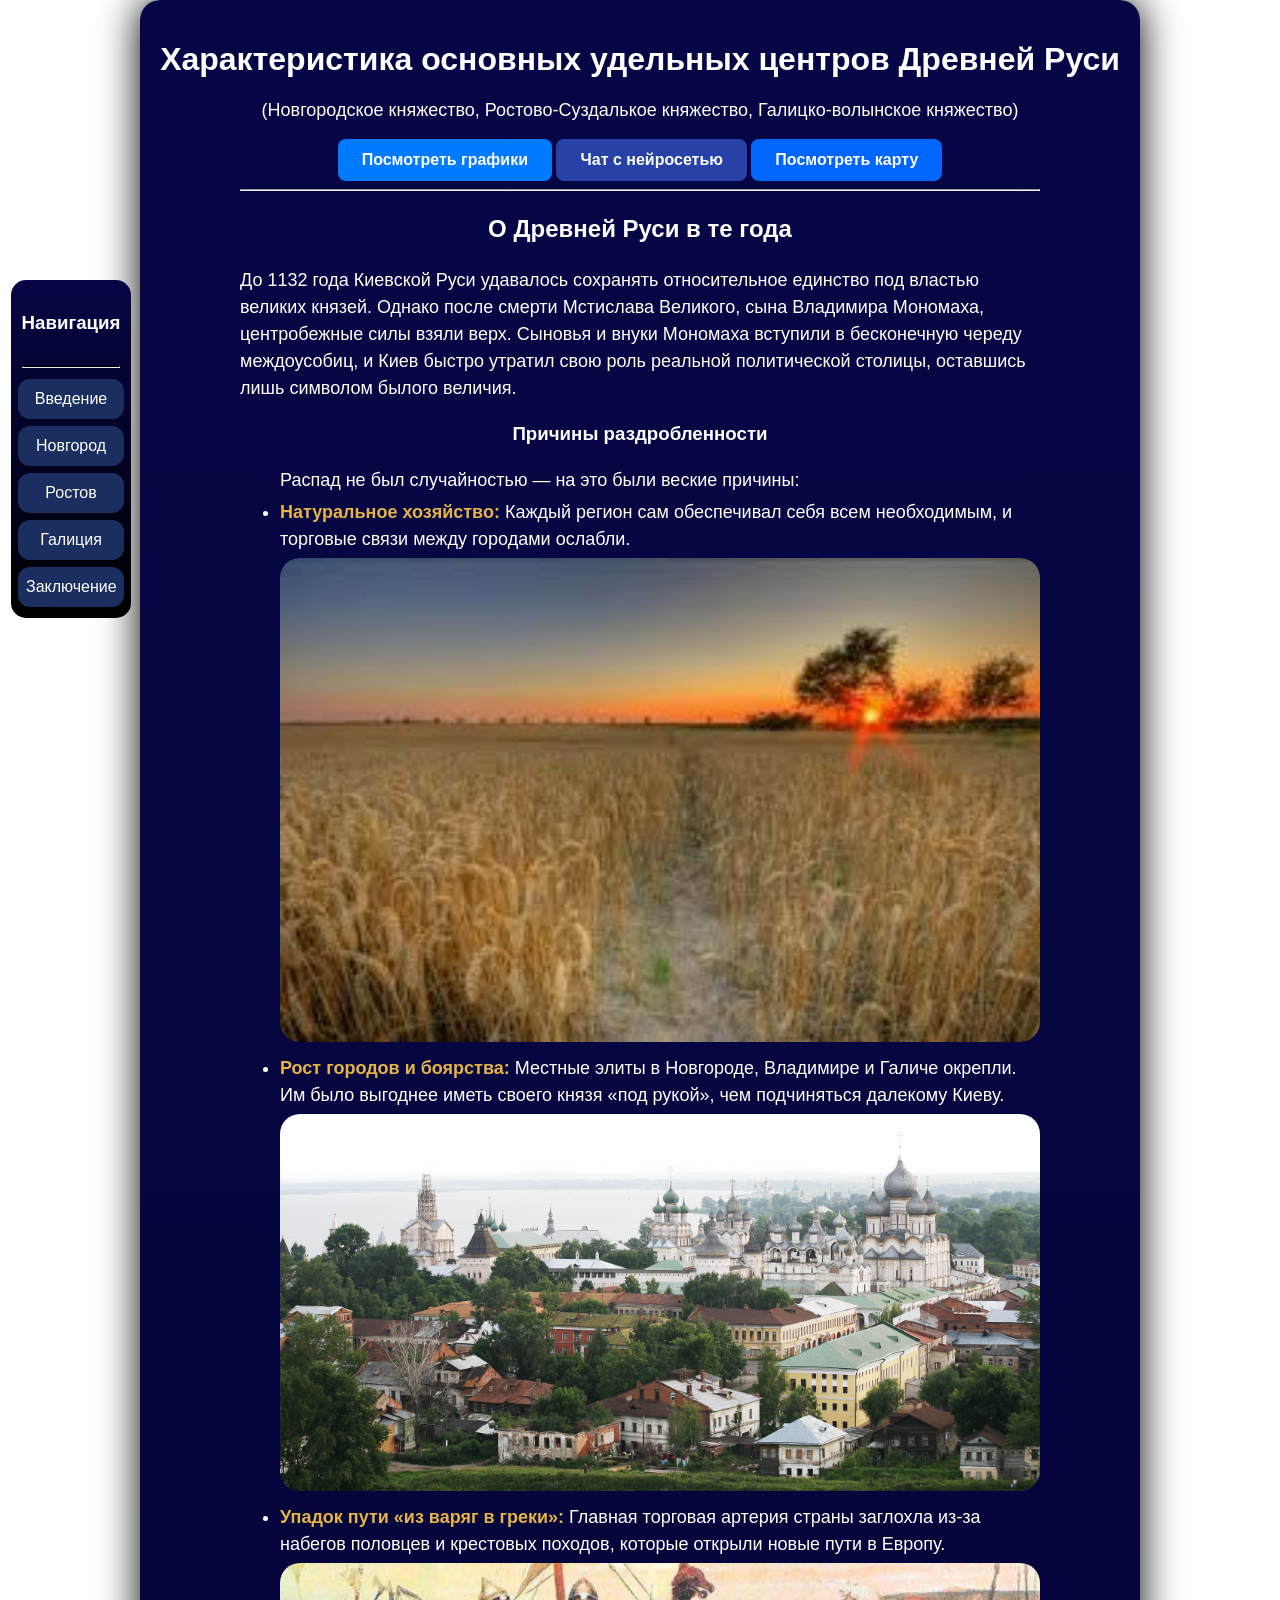
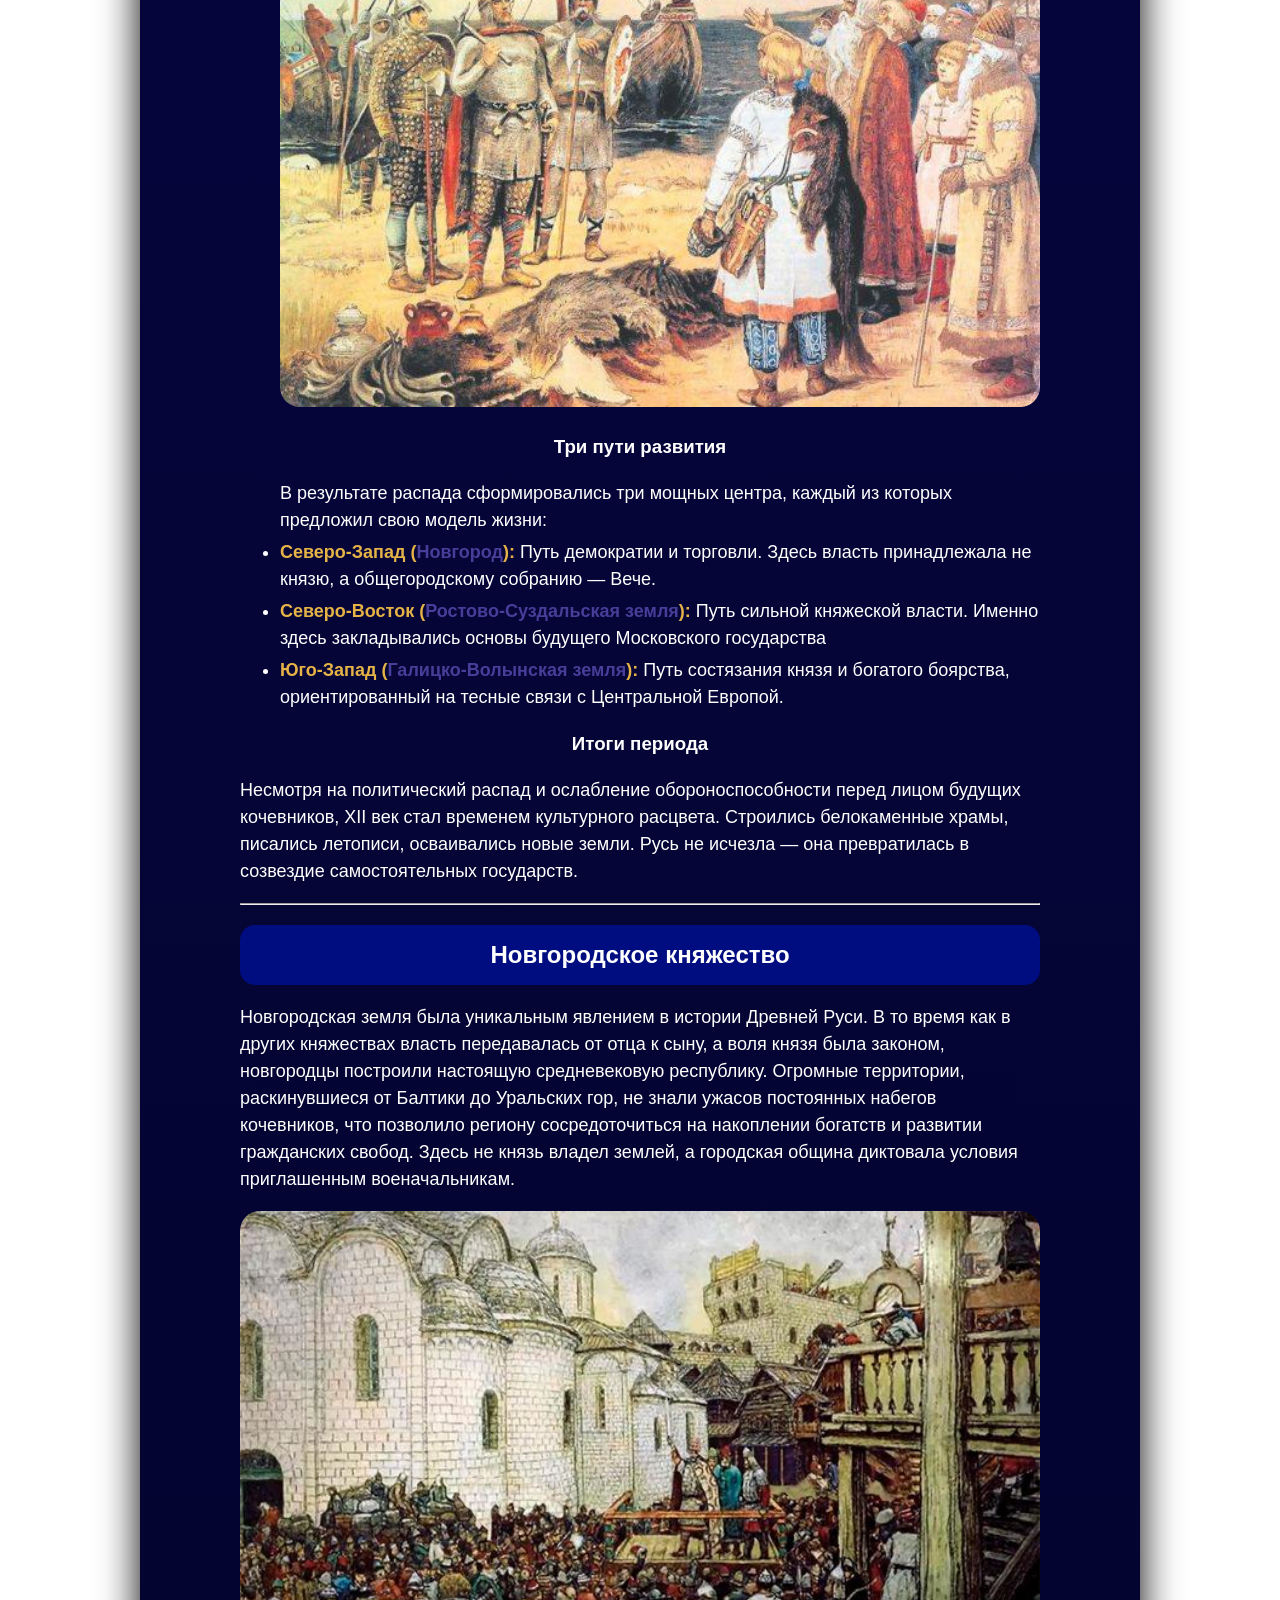
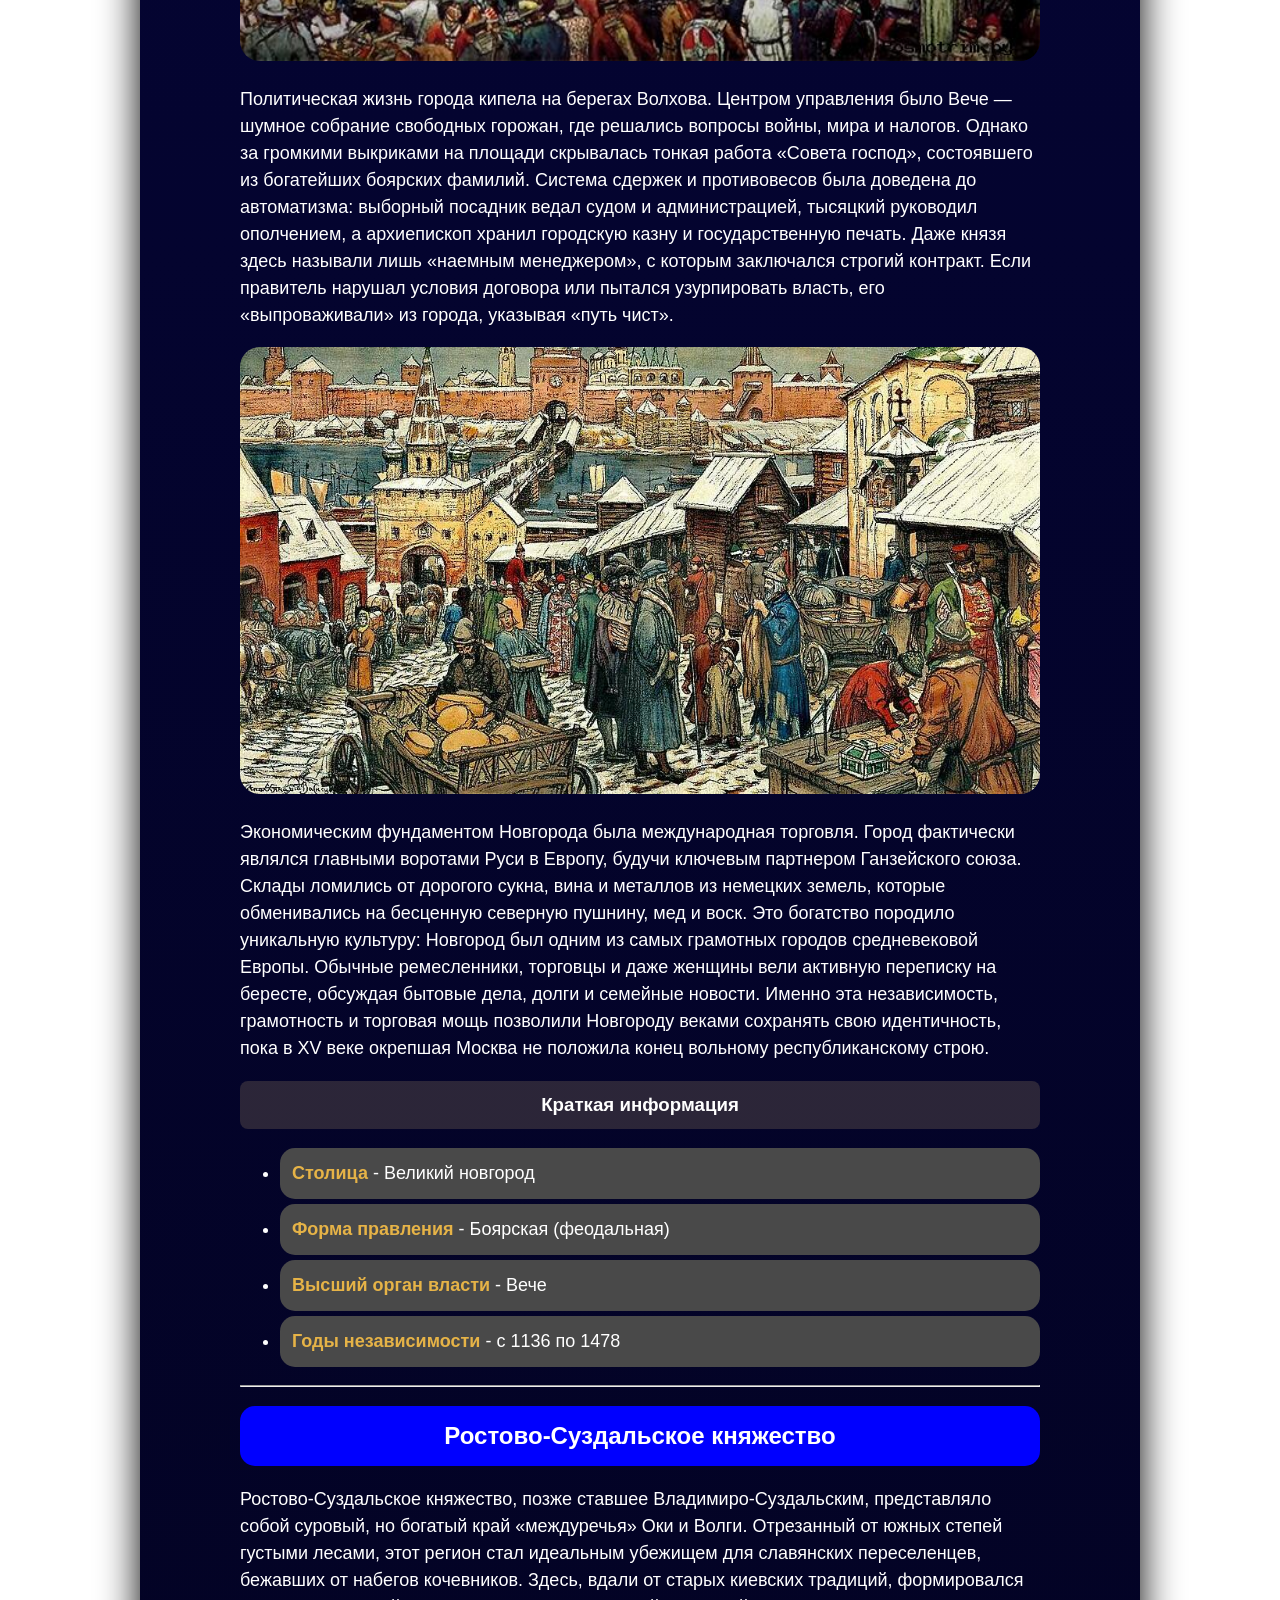
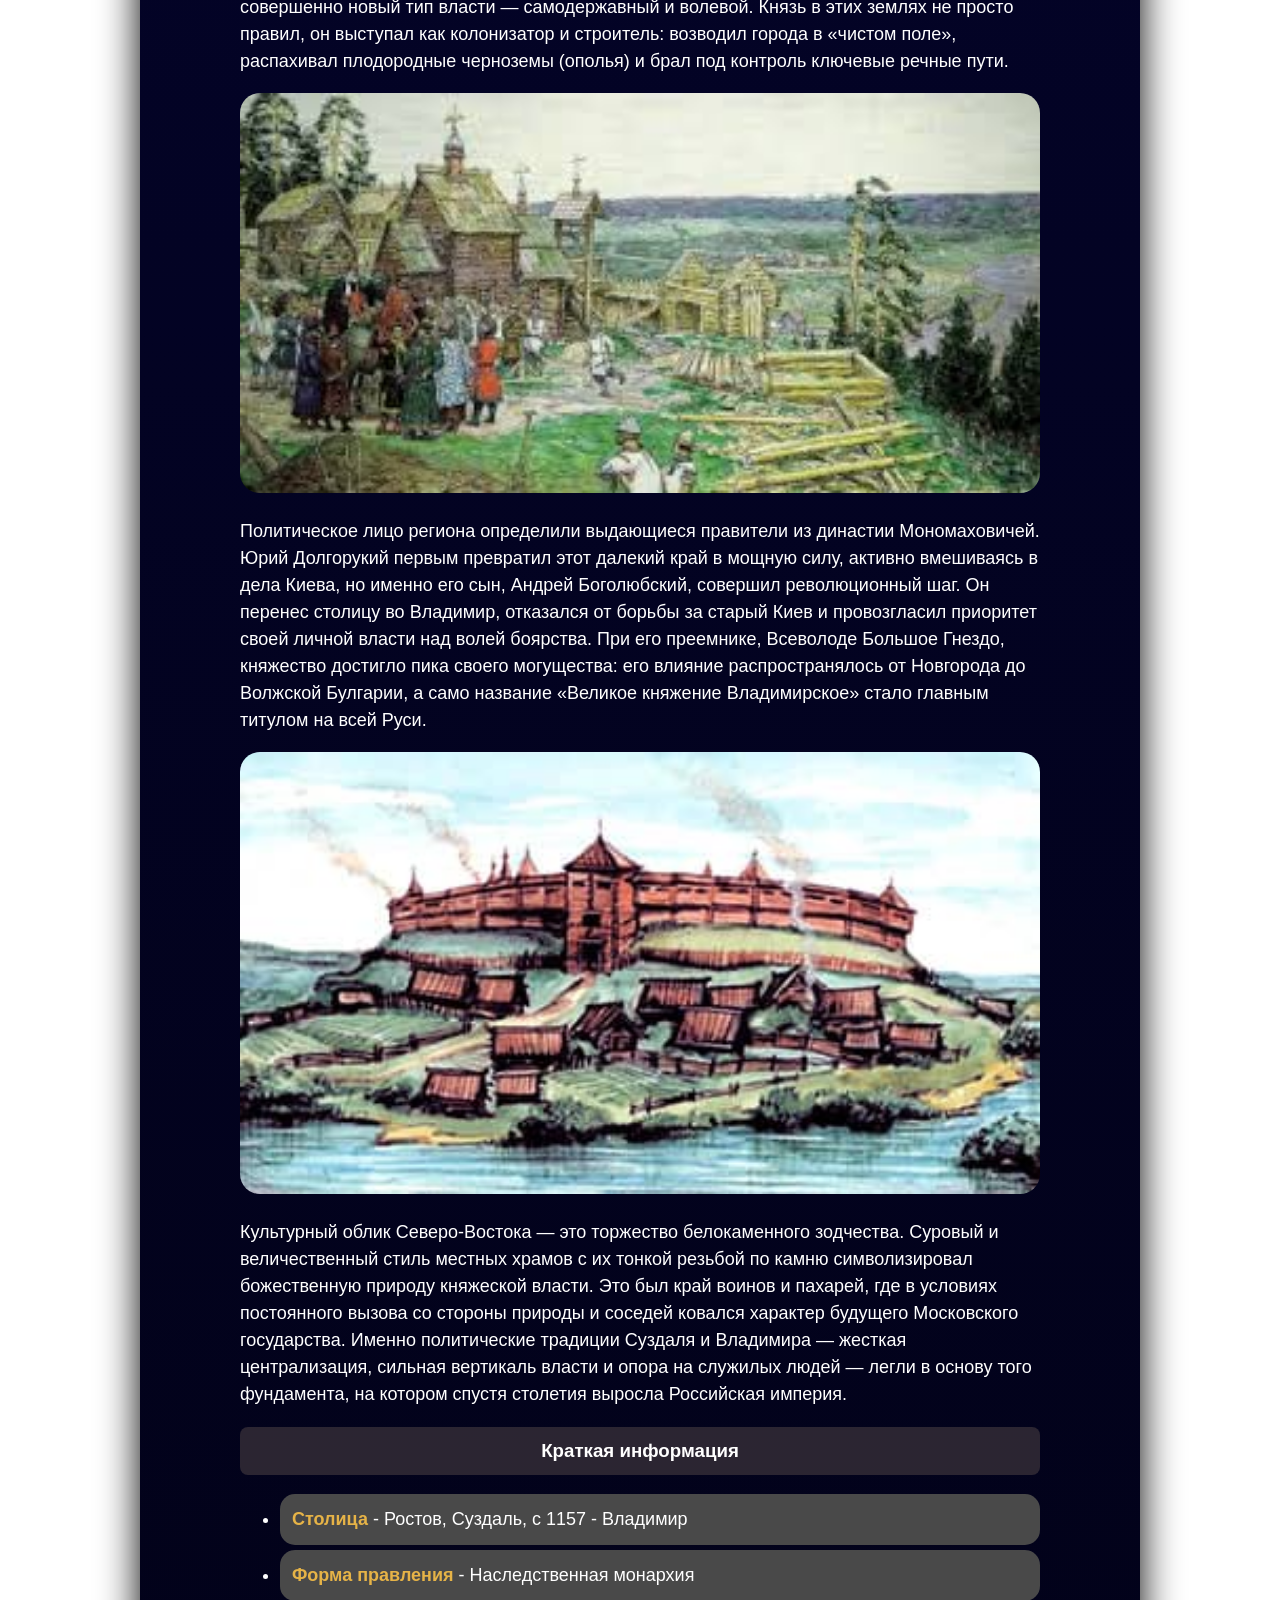
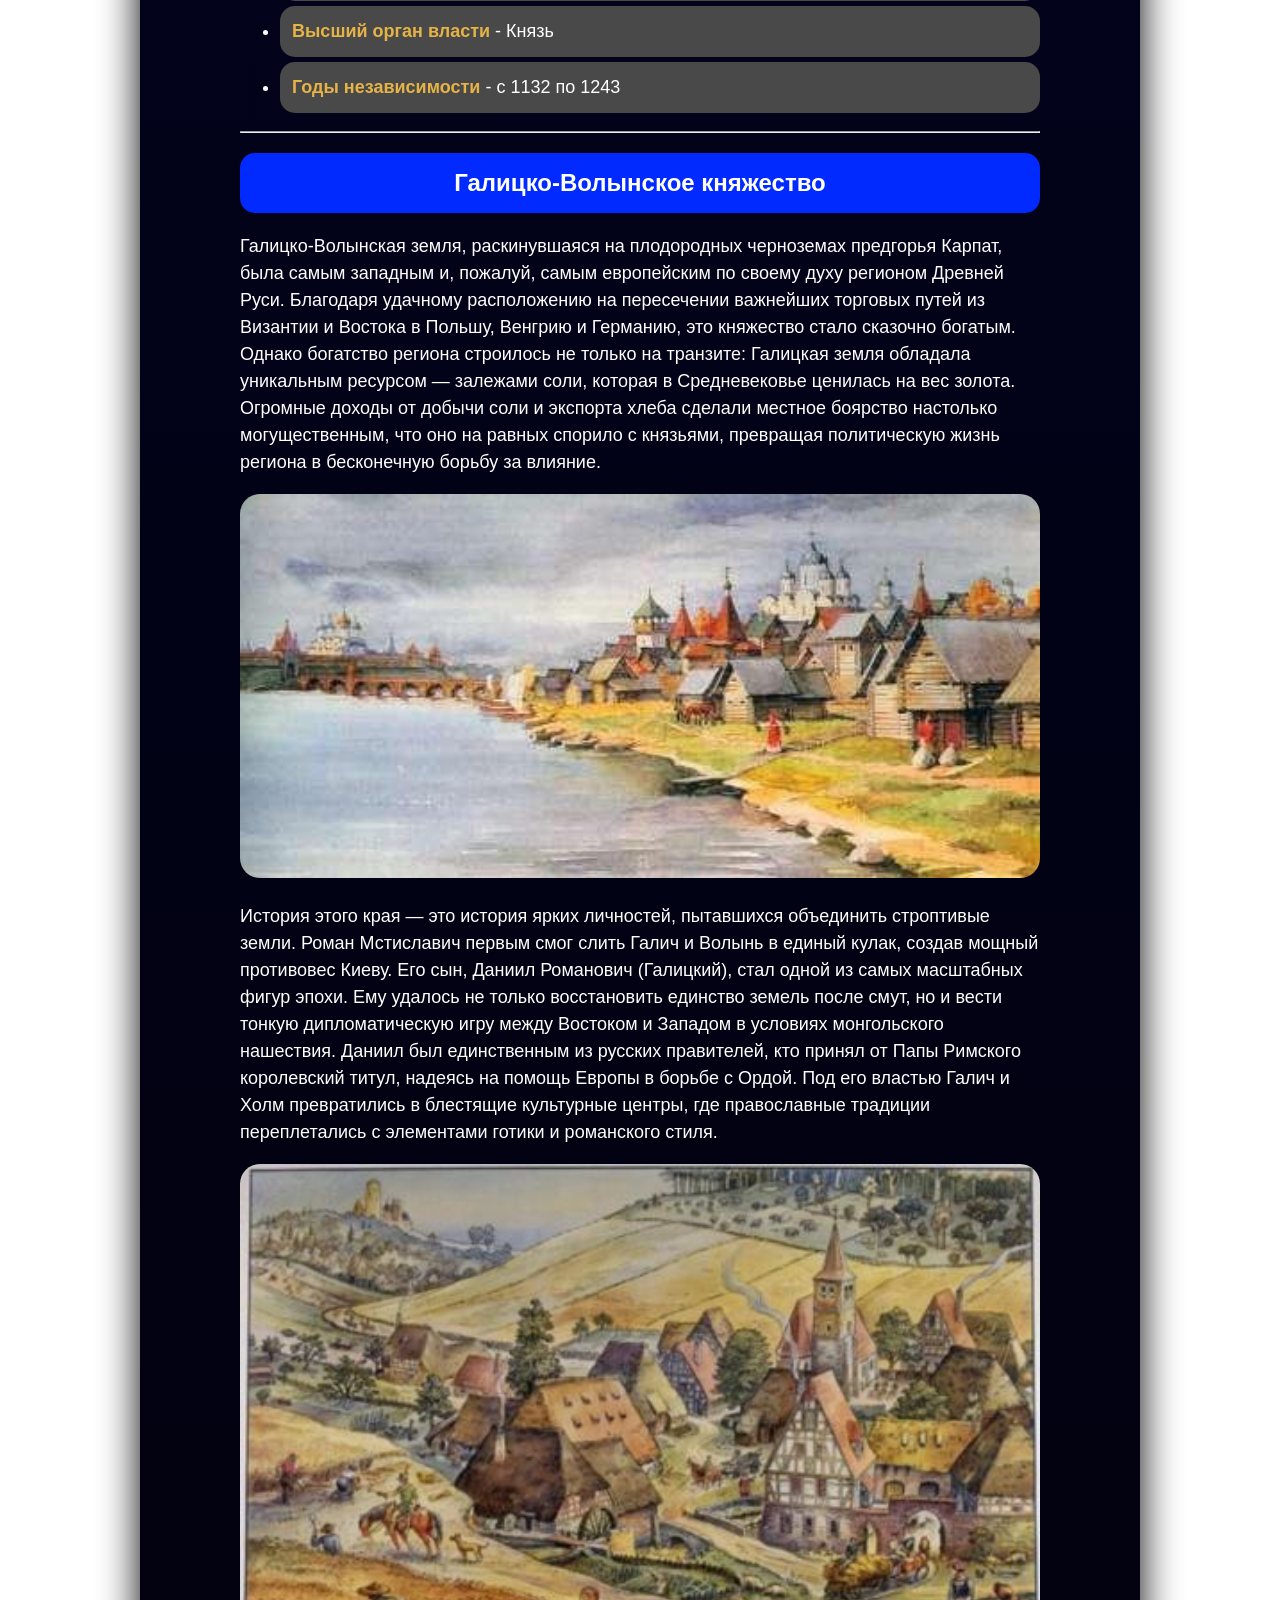
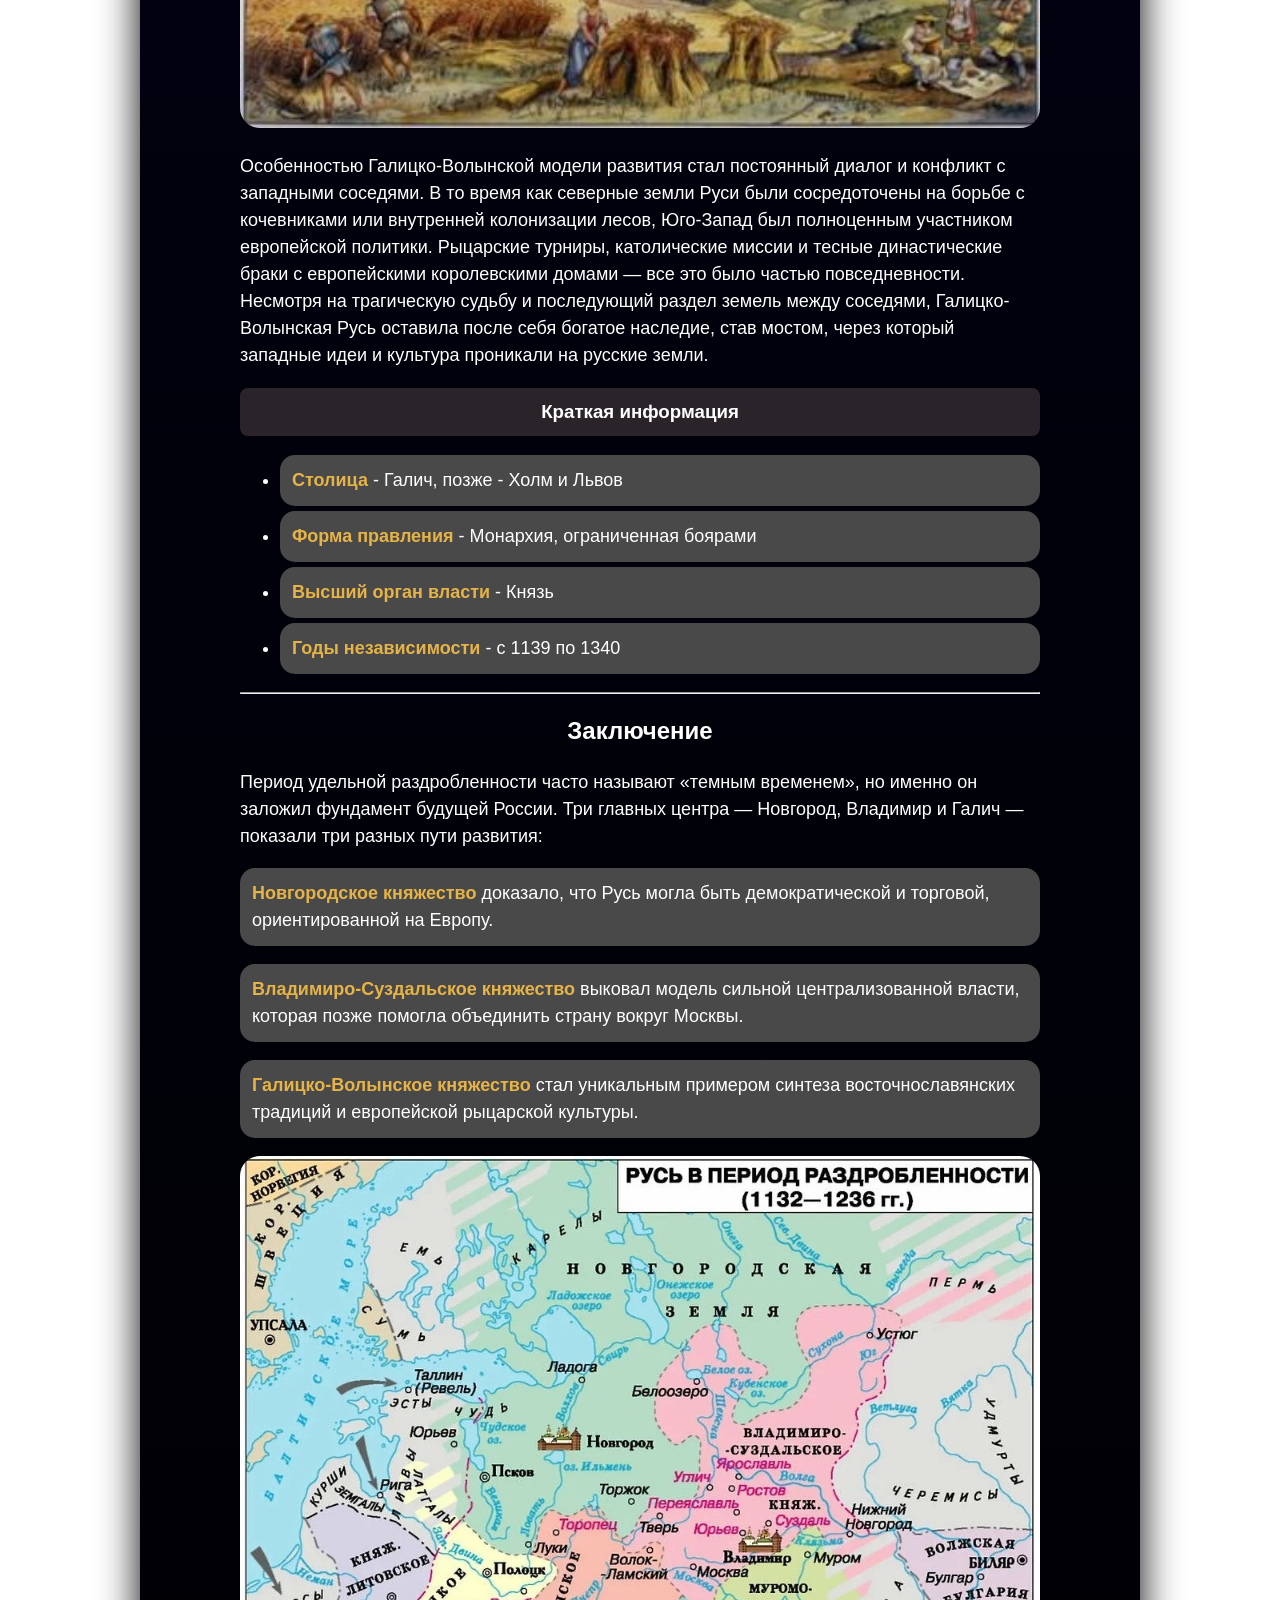
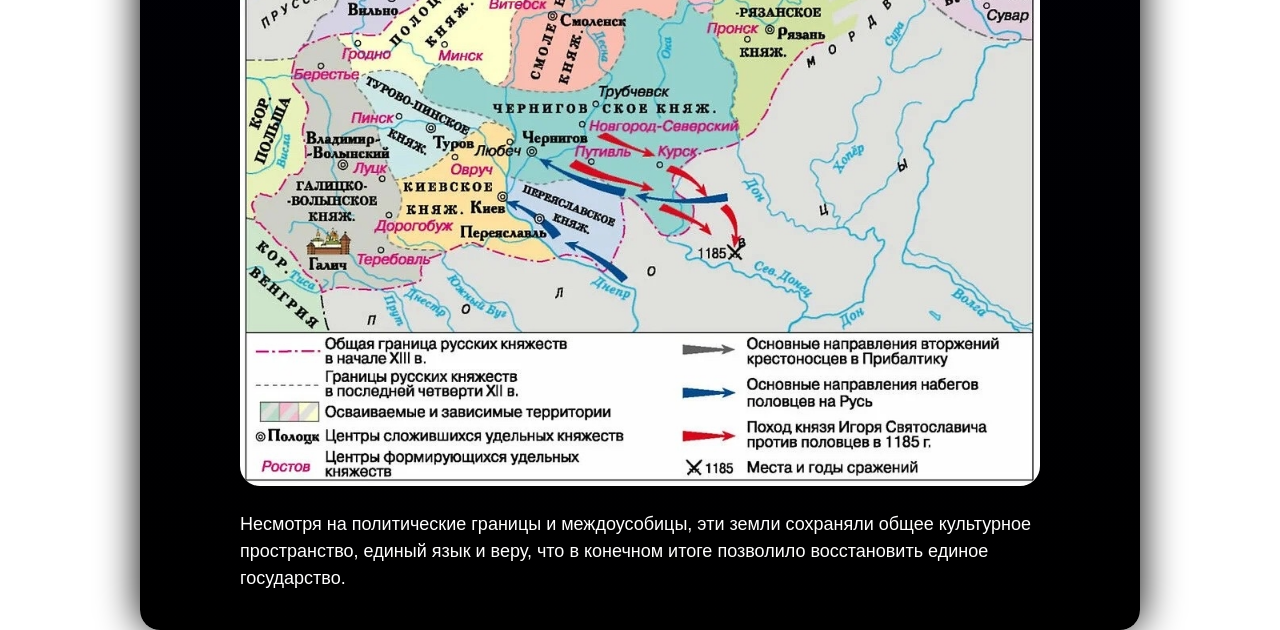
<file: frontend/index.html>
<!DOCTYPE html>
<html lang="ru">
<head>
    <meta charset="UTF-8">
    <meta name="viewport" content="width=device-width, initial-scale=1.0">
    <link rel="stylesheet" href="sait.css">
    <title>VneshnayaStranica</title>
</head>
<body>
<div class="zagolovok">
    <header p align="center" id="Vvedenie">
        <h1>Характеристика основных удельных центров Древней Руси</h1>
        <small><p align="center">(Новгородское княжество, Ростово-Суздалькое княжество, Галицко-волынское княжество)</p></small>
        <a href="./gistogramm.html" class="graphs-button">Посмотреть графики</a> <a href="./chat.html" class="graphs-button2">Чат с нейросетью</a> <a href="../MAP.html" class="graphs-button3">Посмотреть карту</a>
    </header>
    <main class="content">
        <hr>
        <section>
        <h2 align="center">О Древней Руси в те года</h2>
        <p>
            До 1132 года Киевской Руси удавалось сохранять относительное единство под
            властью великих князей. Однако после смерти Мстислава Великого, сына
            Владимира Мономаха, центробежные силы взяли верх. Сыновья и внуки Мономаха
            вступили в бесконечную череду междоусобиц, и Киев быстро утратил свою роль
            реальной политической столицы, оставшись лишь символом былого величия.
        </p>
            <h3 align="center">Причины раздробленности</h3>
            <ul>Распад не был случайностью — на это были веские причины:
               <li><strong>Натуральное хозяйство:</strong> Каждый регион сам обеспечивал себя всем необходимым, и торговые связи между городами ослабли.</li>
               <img src="assets/images.png" alt="alt" class="img">
               <li><strong>Рост городов и боярства:</strong> Местные элиты в Новгороде, Владимире и Галиче окрепли. Им было выгоднее иметь своего князя «под рукой», чем подчиняться далекому Киеву.</li>
               <img src="assets/Rostov_Veliky_panoramic_crop.png" alt="alt" class="img">
               <li><strong>Упадок пути «из варяг в греки»:</strong> Главная торговая артерия страны заглохла из-за набегов половцев и крестовых походов, которые открыли новые пути в Европу.</li>
               <img src="assets/59342df45df13_osize1068x623q71hb7104c-e1536128098233.jpg" alt="alt" class="img">
            </ul>
            <h3 align="center">Три пути развития</h3>
            <ul>В результате распада сформировались три мощных центра, каждый из которых предложил свою модель жизни:
                <li><strong>Северо-Запад (<a href="#Novgorod">Новгород</a>):</strong> Путь демократии и торговли. Здесь власть принадлежала не князю, а общегородскому собранию — Вече.</li>
                <li><strong>Северо-Восток (<a href="#Rostovo-suzdal">Ростово-Суздальская земля</a>):</strong> Путь сильной княжеской власти. Именно здесь закладывались основы будущего Московского государства</li>
                <li><strong>Юго-Запад (<a href="#Galicia">Галицко-Волынская земля</a>):</strong> Путь состязания князя и богатого боярства, ориентированный на тесные связи с Центральной Европой.</li>
            </ul>
             
            <h3 align="center">Итоги периода</h3>
        <p>
            Несмотря на политический распад и ослабление обороноспособности перед лицом будущих кочевников, XII век стал временем культурного расцвета. Строились белокаменные храмы, писались летописи, осваивались новые земли. Русь не исчезла — она превратилась в созвездие самостоятельных государств.
        </p>
        </section>
       <hr>
        <section id="Novgorod">
           <h2 align="center" class="NovgorodBlock">Новгородское княжество</h2>
           <p>Новгородская земля была уникальным явлением в истории Древней Руси. В то время как в других княжествах власть передавалась от отца к сыну, а воля князя была законом, новгородцы построили настоящую средневековую республику. Огромные территории, раскинувшиеся от Балтики до Уральских гор, не знали ужасов постоянных набегов кочевников, что позволило региону сосредоточиться на накоплении богатств и развитии гражданских свобод. Здесь не князь владел землей, а городская община диктовала условия приглашенным военачальникам.</p>
           <img src="assets/2bddc143c.jpg" class="img">
           <p>Политическая жизнь города кипела на берегах Волхова. Центром управления было Вече — шумное собрание свободных горожан, где решались вопросы войны, мира и налогов. Однако за громкими выкриками на площади скрывалась тонкая работа «Совета господ», состоявшего из богатейших боярских фамилий. Система сдержек и противовесов была доведена до автоматизма: выборный посадник ведал судом и администрацией, тысяцкий руководил ополчением, а архиепископ хранил городскую казну и государственную печать. Даже князя здесь называли лишь «наемным менеджером», с которым заключался строгий контракт. Если правитель нарушал условия договора или пытался узурпировать власть, его «выпроваживали» из города, указывая «путь чист».</p>
           <img src="assets/peDGZi7VGJ8LLjBy0TmJnx1uJmL6rNIU4hyh2tbM1727099572.jpg" alt="alt" class="img" title="image">
           <p>Экономическим фундаментом Новгорода была международная торговля. Город фактически являлся главными воротами Руси в Европу, будучи ключевым партнером Ганзейского союза. Склады ломились от дорогого сукна, вина и металлов из немецких земель, которые обменивались на бесценную северную пушнину, мед и воск. Это богатство породило уникальную культуру: Новгород был одним из самых грамотных городов средневековой Европы. Обычные ремесленники, торговцы и даже женщины вели активную переписку на бересте, обсуждая бытовые дела, долги и семейные новости. Именно эта независимость, грамотность и торговая мощь позволили Новгороду веками сохранять свою идентичность, пока в XV веке окрепшая Москва не положила конец вольному республиканскому строю.</p>
           <h3 align="center" class="KratkiBlock">Краткая информация</h3>
           <ul>
             <li class="block"><strong>Столица</strong> - Великий новгород</li>
             <li class="block"><strong>Форма правления</strong> - <span class="okno2" >Боярская (феодальная)
                <span class="okno2-box">Боярская (феодальная) - это форма государственного правления средневековой Руси, при которой реальная власть принадлежала крупной земельной аристократии (боярству), а высшим органом управления являлось народное собрание (вече).</span></span></li>
             <li class="block"><strong>Высший орган власти</strong> - <span class="okno1">Вече
             <span class="okno1-box">Вече - это это народное собрание в древней и средневековой Руси для обсуждения общих дел и непосредственного решения важнейших государственных, общественно-политических и судебных вопросов.</span></span></li>
             <li class="block"><strong>Годы независимости</strong> - с 1136 по 1478</li>
           </ul>
        </section>
       <hr>
        <section id="Rostovo-suzdal">
           <h2 align="center" class="RostovoBlock">Ростово-Суздальское княжество</h2>
           <p>Ростово-Суздальское княжество, позже ставшее Владимиро-Суздальским, представляло собой суровый, но богатый край «междуречья» Оки и Волги. Отрезанный от южных степей густыми лесами, этот регион стал идеальным убежищем для славянских переселенцев, бежавших от набегов кочевников. Здесь, вдали от старых киевских традиций, формировался совершенно новый тип власти — самодержавный и волевой. Князь в этих землях не просто правил, он выступал как колонизатор и строитель: возводил города в «чистом поле», распахивал плодородные черноземы (ополья) и брал под контроль ключевые речные пути.
         </p>
         <img src="assets/images-_2_.png" class="img">
         <p>Политическое лицо региона определили выдающиеся правители из династии Мономаховичей. Юрий Долгорукий первым превратил этот далекий край в мощную силу, активно вмешиваясь в дела Киева, но именно его сын, Андрей Боголюбский, совершил революционный шаг. Он перенес столицу во Владимир, отказался от борьбы за старый Киев и провозгласил приоритет своей личной власти над волей боярства. При его преемнике, Всеволоде Большое Гнездо, княжество достигло пика своего могущества: его влияние распространялось от Новгорода до Волжской Булгарии, а само название «Великое княжение Владимирское» стало главным титулом на всей Руси.</p>
         <img src="assets/ch9u4tp2vhbucjjk4q7e0jjt482oiep5.jpg" class="img">
         <p>Культурный облик Северо-Востока — это торжество белокаменного зодчества. Суровый и величественный стиль местных храмов с их тонкой резьбой по камню символизировал божественную природу княжеской власти. Это был край воинов и пахарей, где в условиях постоянного вызова со стороны природы и соседей ковался характер будущего Московского государства. Именно политические традиции Суздаля и Владимира — жесткая централизация, сильная вертикаль власти и опора на служилых людей — легли в основу того фундамента, на котором спустя столетия выросла Российская империя.</p>
         <h3 align="center" class="KratkiBlock">Краткая информация</h3>
         <ul>
          <li class="block"><strong>Столица</strong> - Ростов, Суздаль, с 1157 - Владимир </li>
          <li class="block"><strong>Форма правления</strong> - <span class="okno1">Наследственная монархия
             <span class="okno1-box">Наследственная монархия - это форма правления, при которой верховная государственная власть принадлежит одному человеку (монарху) и передаётся по наследству внутри одной правящей династии в установленном законом или обычаем порядке.</span></span></li>
          <li class="block"><strong>Высший орган власти</strong> - <span class="okno2">Князь
            <span class="okno2-box">Князь - это вождь племени, правитель государства или отдельной территории (княжества) в Древней и средневековой Руси, обладавший высшей военной, судебной и исполнительной властью.</span><span></li>
          <li class="block"><strong>Годы независимости</strong> - с 1132 по 1243</li>
         </ul>
        </section>
       <hr>
        <section id="Galicia">
         <h2 align="center" class="GaliciaBlock">Галицко-Волынское княжество</h2>
         <p>Галицко-Волынская земля, раскинувшаяся на плодородных черноземах предгорья Карпат, была самым западным и, пожалуй, самым европейским по своему духу регионом Древней Руси. Благодаря удачному расположению на пересечении важнейших торговых путей из Византии и Востока в Польшу, Венгрию и Германию, это княжество стало сказочно богатым. Однако богатство региона строилось не только на транзите: Галицкая земля обладала уникальным ресурсом — залежами соли, которая в Средневековье ценилась на вес золота. Огромные доходы от добычи соли и экспорта хлеба сделали местное боярство настолько могущественным, что оно на равных спорило с князьями, превращая политическую жизнь региона в бесконечную борьбу за влияние.</p>
         <img src="assets/drevnerusskiy-gorod.jpg" class="img">
         <p>История этого края — это история ярких личностей, пытавшихся объединить строптивые земли. Роман Мстиславич первым смог слить Галич и Волынь в единый кулак, создав мощный противовес Киеву. Его сын, Даниил Романович (Галицкий), стал одной из самых масштабных фигур эпохи. Ему удалось не только восстановить единство земель после смут, но и вести тонкую дипломатическую игру между Востоком и Западом в условиях монгольского нашествия. Даниил был единственным из русских правителей, кто принял от Папы Римского королевский титул, надеясь на помощь Европы в борьбе с Ордой. Под его властью Галич и Холм превратились в блестящие культурные центры, где православные традиции переплетались с элементами готики и романского стиля.</p>
         <img src="assets/381.jpg" class="img">
         <p>Особенностью Галицко-Волынской модели развития стал постоянный диалог и конфликт с западными соседями. В то время как северные земли Руси были сосредоточены на борьбе с кочевниками или внутренней колонизации лесов, Юго-Запад был полноценным участником европейской политики. Рыцарские турниры, католические миссии и тесные династические браки с европейскими королевскими домами — все это было частью повседневности. Несмотря на трагическую судьбу и последующий раздел земель между соседями, Галицко-Волынская Русь оставила после себя богатое наследие, став мостом, через который западные идеи и культура проникали на русские земли.</p>
         <h3 align="center" class="KratkiBlock">Краткая информация</h3>
         <ul>
          <li class="block"><strong>Столица</strong> - Галич, позже - Холм и Львов</li>
          <li class="block"><strong>Форма правления</strong> - <span class="okno2">Монархия, ограниченная боярами
            <span class="okno2-box">Монархия, ограниченная боярами - это форма правления, при которой номинальным главой государства остаётся монарх (князь или царь), но его реальная власть существенно урезана в пользу высшей родоплеменной и земельной аристократии (боярства).</span></span></li>
          <li class="block"><strong>Высший орган власти</strong> - <span class="okno2">Князь
            <span class="okno2-box">Князь - это вождь племени, правитель государства или отдельной территории (княжества) в Древней и средневековой Руси, обладавший высшей военной, судебной и исполнительной властью.</span></span></li>
          <li class="block"><strong>Годы независимости</strong> - с 1139 по 1340</li>
          </ul>
        </section>
       <hr>
       <section id="Zakluchenie">
        <h2 align="center">Заключение</h2>
        <p>Период удельной раздробленности часто называют «темным временем», но именно он заложил фундамент будущей России. Три главных центра — Новгород, Владимир и Галич — показали три разных пути развития:</p>
        <p class="block"><strong>Новгородское княжество</strong> доказало, что Русь могла быть демократической и торговой, ориентированной на Европу.</p>
        <p class="block"><strong>Владимиро-Суздальское княжество</strong> выковал модель сильной централизованной власти, которая позже помогла объединить страну вокруг Москвы.</p>
        <p class="block"><strong>Галицко-Волынское княжество</strong> стал уникальным примером синтеза восточнославянских традиций и европейской рыцарской культуры.</p>
        <img src="assets/bgeyhfFXq0o.jpg" class="img">
        <p>Несмотря на политические границы и междоусобицы, эти земли сохраняли общее культурное пространство, единый язык и веру, что в конечном итоге позволило восстановить единое государство.</p>
       </section>
       <div class="navigationBlock">
         <h3 align="center">Навигация</h3>
         <hr>
         <a href="#Vvedenie" class="VvedenieBlock">Введение</a>
         <a href="#Novgorod" class="NavigationNovgorodBlock">Новгород</a>
         <a href="#Rostovo-suzdal" class="NavigationSuzdalBlock">Ростов</a>
         <a href="#Galicia" class="NavigationGaliciaBlock">Галиция</a>
         <a href="#Zakluchenie" class="ZakluchenieBlock">Заключение</a>
       </div>
    </main>
    <footer>
    </footer>
</div>
</body>
</html>
</file>
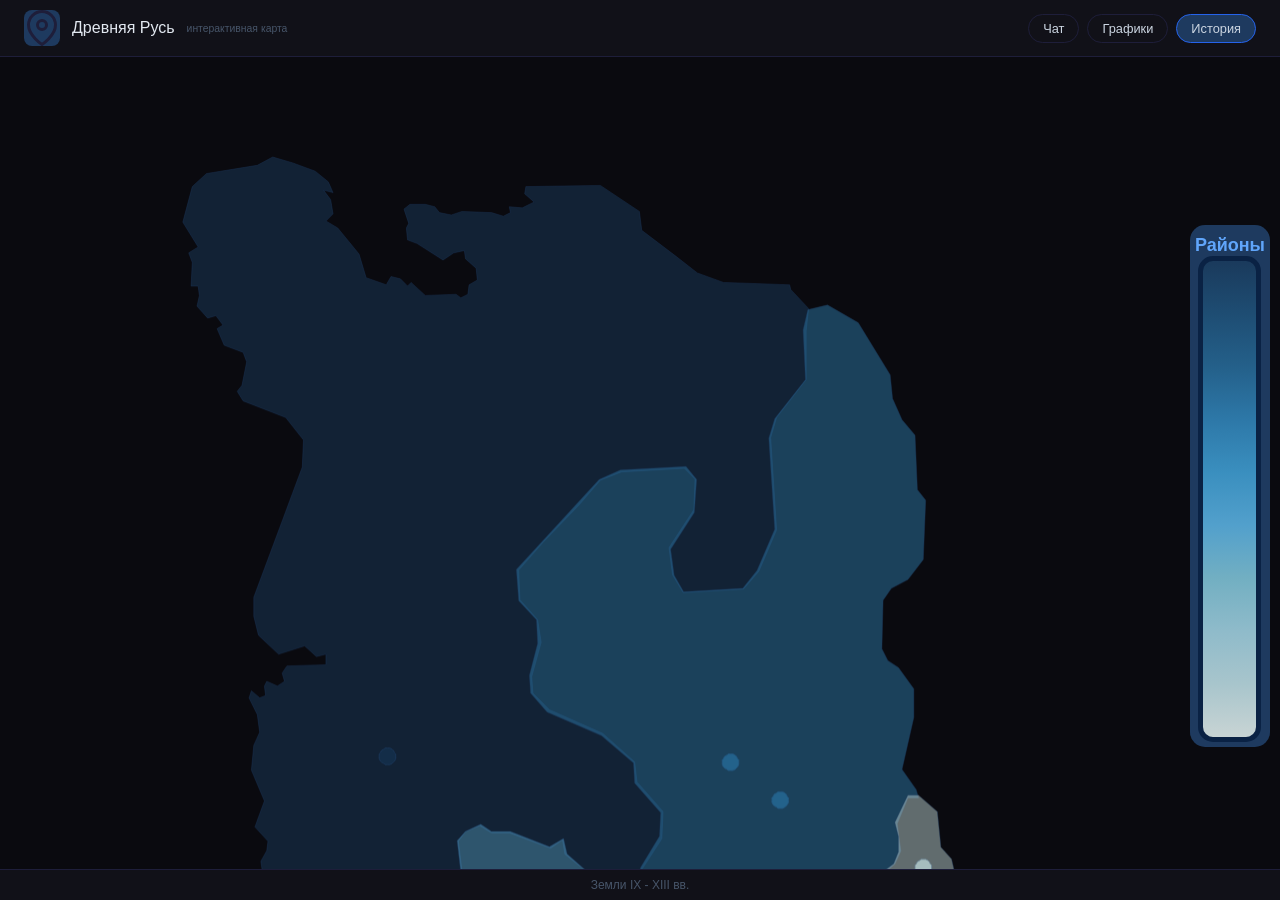
<file: MAP.html>
<!DOCTYPE html>
<html lang="ru">
<head>
    <meta charset="UTF-8">
    <meta name="viewport" content="width=device-width, initial-scale=1.0, user-scalable=no">
    <title>Карта Древней Руси</title>
    <link href="https://fonts.googleapis.com/css2?family=Cinzel:wght@400;600&family=Inter:wght@400;500&display=swap" rel="stylesheet">
    <link rel="stylesheet" href="frontend/css/map.css">
</head>
<body>
    <header class="header">
        <div class="logo">
            <svg class="logo-icon" viewBox="0 0 24 24" width="40" height="40" fill="none" stroke="currentColor" stroke-width="2" stroke-linecap="round" stroke-linejoin="round">
                <path style="color: #1e1e3a;" d="M21 10c0 7-9 13-9 13s-9-6-9-13a9 9 0 0 1 18 0z"></path>
                <circle style="color: #1e1e3a;" cx="12" cy="10" r="3"></circle>
            </svg>
            <div class="logo-title">Древняя Русь</div>
            <div class="logo-subtitle">интерактивная карта</div>
        </div>
        <nav class="nav">
            <button class="btn" id="chatBtn"><a href="frontend\chat.html">Чат</a></button>
            <button class="btn" id="graphicsBtn"><a href="frontend\gistogramm.html">Графики</a></button>
            <button class="btn btn--primary" id="infoBtn"><a href="frontend\index.html">История</a></button>
        </nav>
    </header>
    <main class="map-scroll">
        <div class="map-wrapper">
            <canvas id="mapCanvas"></canvas>
        </div>
    </main>
    <footer class="footer">
        <span>Земли IX - XIII вв.</span>
    </footer>

    <div id="regionTooltip"></div>
    <script src="frontend/js/map.js"></script>

    <div class="Canvas">
        <h3 style="padding-top: 5px;">Районы</h3>
        <div class="grad">
                
        </div>
    </div>
</body>
</html>
</file>
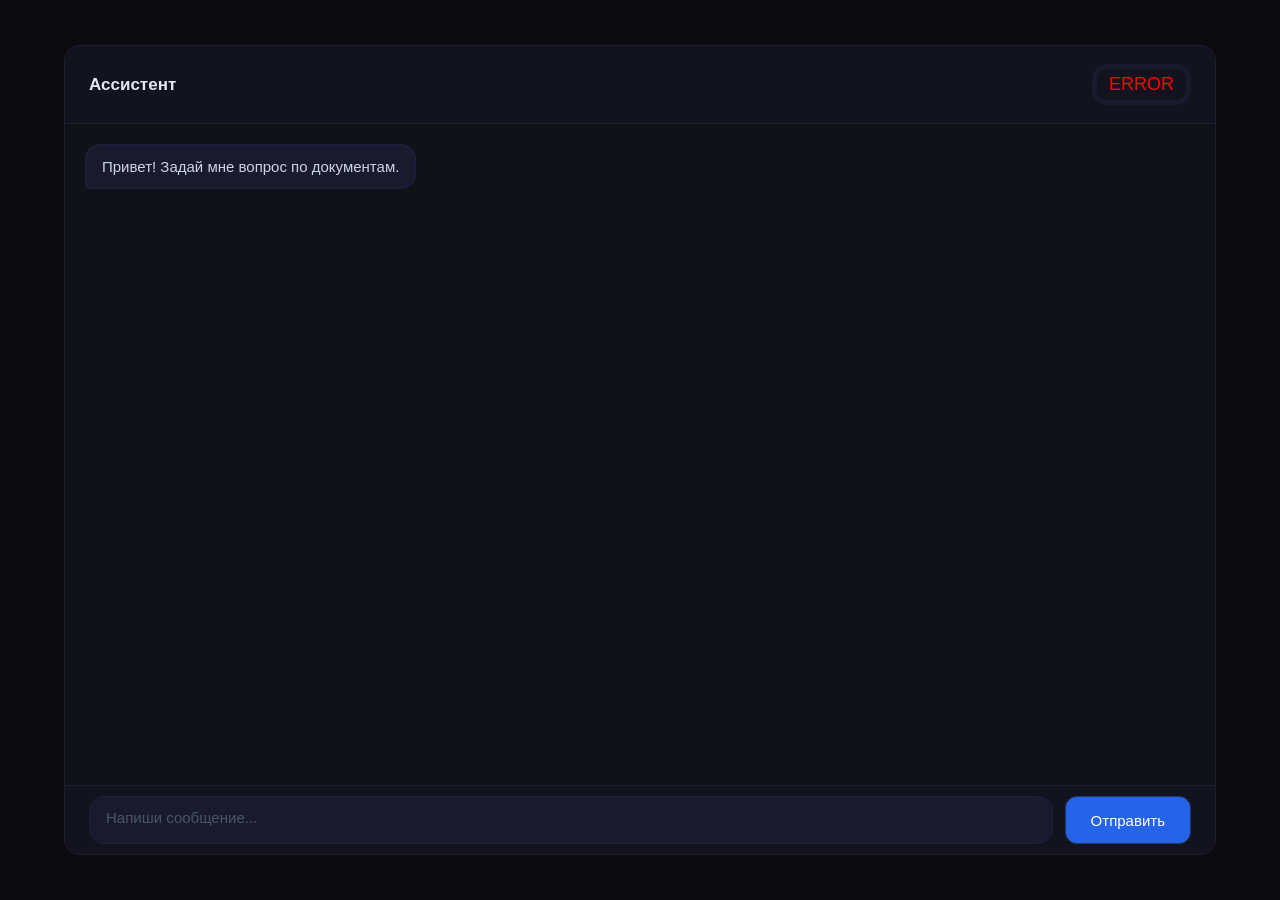
<file: frontend/chat.html>
<!DOCTYPE html>
<html lang="ru">
<head>
    <meta charset="UTF-8">
    <meta name="viewport" content="width=device-width, initial-scale=1.0">
    <title>Чат</title>
    <link rel="stylesheet" href="css/chat.css">
</head>
<body>
    <div class="chat-wrapper">
        <div class="chat-header">
            <h2>Ассистент</h2>
            <span id="status">LOAD</span>
        </div>
        <div class="chat-messages" id="messages">
            <div class="message bot">
                <div class="bubble">Привет! Задай мне вопрос по документам.</div>
            </div>
        </div>
        <div class="chat-input">
            <textarea id="input" placeholder="Напиши сообщение..." rows="1"></textarea>
            <button id="send-btn">Отправить</button>
        </div>
    </div>
    <script src="js/components/api.js"></script>
    <script src="js/chat.js"></script>
</body>
</html>
</file>
<file: frontend/sait.css>
.graphs-button {
  display: inline-block;
  padding: 12px 24px;
  background-color: #007bff;
  color: #ffffff;
  text-decoration: none;
  border-radius: 8px;
  font-family: sans-serif;
  font-size: 16px;
  font-weight: bold;
  text-align: center;
  transition: background-color 0.3s ease, transform 0.2s ease;
  cursor: pointer;
}

.graphs-button:hover {
  background-color: #0056b3;
  transform: translateY(-2px);
}

.graphs-button:active {
  background-color: #004085;
  transform: translateY(0);
}

.graphs-button2 {
  display: inline-block;
  padding: 12px 24px;
  background-color: #2841a7;
  color: #ffffff;
  text-decoration: none;
  border-radius: 8px;
  font-family: sans-serif;
  font-size: 16px;
  font-weight: bold;
  text-align: center;
  transition: background-color 0.3s ease, transform 0.2s ease;
  cursor: pointer;
}
  .graphs-button2:hover {
  background-color: #214588;
  transform: translateY(-2px);
}

.graphs-button2:active {
  background-color: #1e417e;
  transform: translateY(0);
}
.content {
  max-width: 800px;
  margin: 0 auto;
  text-align: left;
  line-height: 1.5; 
}
p, li, ul {
  font-size: 18px;
  color: white;
}
body {
    background-image: url('https://img.freepik.com/premium-photo/traditional-russian-gzhel-pottery-design-featuring-intricate-patterns-flowers-leaves-b_996093-3329.jpg');
    background-attachment: fixed;
    background-size: cover;
    margin: 0;
    
    font-family: 'Segoe UI', sans-serif;
}
img{
	width: 100%; height: auto;
}
.zagolovok {
    max-width: 1000px;
    margin: 0 auto;
    background: linear-gradient(rgb(6, 6, 71),black);
    min-height: 100vh;
    box-shadow: 0 0 40px rgba(0,0,0,10);
    padding: 20px 0;
    border-radius: 20px;
    border-color: rgb(0, 13, 255);

}
.graphs-button3 {
  display: inline-block;
  padding: 12px 24px;
  background-color: #0066ff;
  color: #ffffff;
  text-decoration: none;
  border-radius: 8px;
  font-family: sans-serif;
  font-size: 16px;
  font-weight: bold;
  text-align: center;
  transition: background-color 0.3s ease, transform 0.2s ease;
  cursor: pointer;
}

.graphs-button3:hover {
  background-color: #0009b3;
  transform: translateY(-2px);
}

.graphs-button3:active {
  background-color: #000d85;
  transform: translateY(0);
}
a {
  text-decoration:none ;
  color: rgba(140, 124, 255, 0.486);
}
a:hover {
  color: rgb(154, 154, 255);

}
.block {
  padding: 12px;
  background-color: rgb(73, 73, 73);
  color: white;
  border-radius: 15px;
}
.block:hover {
  background-color: rgb(39, 39, 39);
  color: white;
}
li {
  margin: 5px 0px;
}
.img {
  border-radius: 20px;
}
.GaliciaBlock {
  padding: 12px;
  background-color: rgb(0, 42, 255);
  color: white;
  border-radius: 15px;
}
.NovgorodBlock {
   padding: 12px;
   background-color:rgb(0, 13, 128);
   color:white;
   border-radius: 15px;
}
.RostovoBlock {
  padding:12px ;
  background-color: blue;
  color: white;
  border-radius: 15px;
}
.KratkiBlock {
  padding: 10px;
  background-color: rgba(83, 72, 72, 0.507);
  color: white ;
  border-radius: 8px;
}
.navigationBlock {
  position: fixed;
  width: 120px;
  height: auto;
  left: 1px;
  background: white;
  border-radius: 15px;
  top: 30%;
  padding-bottom: 15px;
  display: block;
  margin: 10px;
  text-align: center;
  padding: 10px 0;
  display: flex;
  gap: 5px;
  flex-direction: column;
  align-items: center;
  background: linear-gradient(rgb(6, 6, 71), black);
}
.navigationBlock a {
  text-align: center;
}
.NavigationNovgorodBlock {
  padding: 8px;
  background-color: #1A2F60;
  color: white;
  border-radius: 12px;
  align-self: center;
}
.NavigationSuzdalBlock {
  padding: 8px;
  background-color: #1A2F60;
  color: white;
  border-radius: 12px;
}
.NavigationTextBlock {
  padding: 8px;
  background-color: #1A2F60;
  color: white;
  border-radius: 12px;
}
.VvedenieBlock {
  padding: 8px;
  background-color: #1A2F60;
  color: white;
  border-radius: 12px;
}
.ZakluchenieBlock {
  padding: 8px;
  background-color: #1A2F60;
  color: white;
  border-radius: 12px;
}
.NavigationGaliciaBlock {
  padding: 8px;
  background-color: #1A2F60;
  color: white;
  border-radius: 12px;
}
html {
  scroll-behavior: smooth;
}
.navigationBlock a {
  display: block;
  margin: 1px;
  width: 90px;
  text-align: center;
}
.navigationBlock hr {
  width: 80%;
  border-top: 1px solid black;
  margin: 5px 0;
}
strong {
  color: #E6B347 !important;
}
h1, h3, h2, h4 {
  color: white;
}
.okno1 {
  position: relative;
}
.okno1-box {
  display: none;
  position: absolute;
  bottom: 100%;
  width: 220px;
  background: linear-gradient(rgb(6, 6, 71),black);
  border: 1px solid black;
  padding: 8px;
  z-index: 10;
  border-radius: 15px;
}
.okno1:hover .okno1-box {
  display: block;
}
.okno2 {
  position: relative;
}
.okno2-box {
  display: none;
  position: absolute;
  bottom: 100%;
  width: 220px;
  background: linear-gradient(rgb(6, 6, 71),black);
  border: 1px solid black;
  padding: 8px;
  z-index: 10;
  border-radius: 15px;
}
.okno2:hover .okno2-box {
  display: block;
}
</file>
<file: frontend/css/map.css>
:root {
    --color-bg:         #0a0a0f;
    --color-surface:    #111118;
    --color-surface-2:  #1a1a2e;
    --color-border:     #1e1e2e;
    --color-border-2:   #1e1e3a;
    --color-accent:     #2563eb;
    --color-accent-dim: #1e3a5f;
    --color-accent-hover: #1d4ed8;
    --color-fill:       rgba(37, 99, 235, 0.18);
    --color-fill-hover: rgba(37, 99, 235, 0.65);
    --color-stroke:     #1e3a5f;
    --color-stroke-hover: #60a5fa;
    --color-text:       #e2e8f0;
    --color-text-muted: #cbd5e1;
    --color-text-dim:   #475569;
    --color-text-accent: #3b82f6;
}

*, *::before, *::after {
    margin: 0;
    padding: 0;
    box-sizing: border-box;
}

html, body {
    height: 100%;
    background: var(--color-bg);
    color: var(--color-text);
    font-family: 'Segoe UI', sans-serif;
    overflow: hidden;
}

body {
    display: flex;
    flex-direction: column;
}

.header {
    display: flex;
    justify-content: space-between;
    align-items: center;

    gap: 16px;
    padding: 10px 24px;
    background: var(--color-surface);
    border-bottom: 1px solid var(--color-border-2);
}

.logo {
    display: flex;
    align-items: center;
    gap: 12px;
}

.logo-icon {
    width: 36px;
    height: 36px;

    display: flex;
    align-items: center;
    justify-content: center;

    background: var(--color-accent-dim);
    border-radius: 8px;
}

.logo-subtitle {
    font-size: 65%;
    color: var(--color-text-dim);
    margin-top: 1px;
}

.nav {
    display: flex;
    gap: 8px;
    flex-wrap: wrap;
}

.btn {
    display: flex;
    align-items: center;

    gap: 6px;
    padding: 6px 14px;

    background: transparent;
    border: 1px solid var(--color-border-2);
    border-radius: 20px;

    font-family: 'Segoe UI', sans-serif;
    font-size: 80%;
    color: var(--color-text-muted);
    
    white-space: nowrap;
    transition: background 0.15s, border-color 0.15s, color 0.15s;
}
.btn a {
    text-decoration: none;
    color:#cbd5e1;
}

.btn:hover {
    background: var(--color-surface-2);
    border-color: var(--color-accent);
    color: var(--color-text);
}

.btn--primary {
    background: var(--color-accent-dim);
    border-color: var(--color-accent);
    color: var(--color-text-accent);
}

.btn--primary:hover {
    background: var(--color-accent);
    border-color: var(--color-accent-hover);
    color: #fff;
}

.map-scroll {
    flex: 1;
    overflow-y: auto;
    overflow-x: hidden;

    background: var(--color-bg);

    scrollbar-width: thin;
    scrollbar-color: var(--color-border-2) transparent;
}

.map-scroll::-webkit-scrollbar {width: 7px}
.map-scroll::-webkit-scrollbar-thumb {
    background: var(--color-border-2);
    border-radius: 3px;
}

.map-wrapper {
    display: flex;
    justify-content: center;
    min-height: 100%;
}

canvas {
    display: block;
    width: 100%;
    height: auto;
}

.footer {
    display: flex;
    align-items: center;
    justify-content: center;

    padding: 8px 24px;
    background: var(--color-surface);
    border-top: 1px solid var(--color-border-2);

    font-family: 'Segoe UI', sans-serif;
    font-size: 75%;
    color: var(--color-text-dim);
}

#regionTooltip {
    font-family: 'Segoe UI', sans-serif;
    font-size: 13px;
    padding: 6px 12px;

    color: var(--color-text-accent);
    background: var(--color-surface);

    
    border: 1px solid var(--color-accent);
    border-radius: 8px;

    position: fixed;
    pointer-events: none;
    white-space: normal;
    max-width: 240px;

    opacity: 0;
}

#regionTooltip.visible {
    opacity: 1;
}

.Canvas {
    position: fixed;
    top: 25vh;
    right: 10px;

    z-index: 100;

    background-color:#1e3a5f;
    width: auto;
    padding: 5px;
    height: auto;
    display: flex;
    flex-direction: column;
    align-items: center;
    border-radius: 15px;
}
.Canvas h3 {
    font-size: 2vh;
    color:#60a5fa;
}

.grad {
    background-color: #cbd5e1;
    width: 7vh;
    height: 54vh;
    border-radius: 15px;
    background: linear-gradient(to bottom, 
        #1a3a5c,
        #1e4d73,
        #24608a,
        #2d78a8,
        #3a8fbf,
        #52a0cc,
        #72afc2,
        #8fbbca,
        #a8c5cc,
        #c8d4d4
    );
border: 5px solid #0a2244;
}

.tooltip-name {
    display: block;
    font-weight: 600;
    font-size: 14px;
    margin-bottom: 4px;
}

.tooltip-context {
    display: block;
    font-size: 12px;
    color: #94a3b8;
    line-height: 1.4;
    margin-bottom: 6px;
    white-space: normal;
}

.tooltip-status {
    display: inline-block;
    font-size: 11px;
    font-weight: 600;
    padding: 2px 8px;
    border-radius: 999px;
}
</file>
<file: frontend/css/chat.css>
:root {
    --bg: #0a0a0f;

    --surface: #111118;
    --surface-2: #13131f;
    --surface-3: #1a1a2e;
    
    --border: #1e1e2e;
    --border-2: #1e1e3a;
    
    --accent: #2563eb;
    --accent-hover: #1d4ed8;
    --accent-dim: #1e3a5f;
    
    --text: #e2e8f0;
    --text-muted: #cbd5e1;
    --text-dim: #475569;
    --text-accent: #3b82f6;
    --textarea-accent: #4d91ff;
}

* {
    margin: 0;
    padding: 0;
    box-sizing: border-box;
}

body {
    font-family: 'Segoe UI', sans-serif;
    background: var(--bg);
    height: 100vh;

    display: flex;
    justify-content: center;
    align-items: center;
}

.chat-wrapper {
    width: 90%;
    height: 90vh;

    overflow: hidden;
    background: var(--surface);

    border-radius: 15px;
    border: 1px solid var(--border);

    display: flex;
    flex-direction: column;
}

.chat-header {
    padding: 18px 24px;
    background: var(--surface-2);
    border-bottom: 1px solid var(--border);

    display: flex;
    justify-content: space-between;
    align-items: center;
}

.chat-header h2 {
    font-size: 17px;
    color: var(--text);
    font-weight: 600;
}

.chat-messages {
    flex: 1;
    overflow-y: auto;

    padding: 20px;
    gap: 15px;
    
    scrollbar-width: thin;
    scrollbar-color: var(--border) transparent;
    
    display: flex;
    flex-direction: column;
}

.chat-messages::-webkit-scrollbar {width: 7px}
.chat-messages::-webkit-scrollbar-thumb {
    background: var(--border);
    border-radius: 10px;
}

.message {
    display: flex;
    flex-direction: column;
    max-width: 75%;
}

.message.user {
    align-self: flex-end;
    align-items: flex-end;
}

.message.bot {
    align-self: flex-start;
}

.bubble {
    padding: 12px 15px;
    border-radius: 15px;
    font-size: 15px;

    white-space: pre-wrap;
    word-break: break-word;
}

.message.user .bubble {
    background: var(--accent);
    color: white;

    border-bottom-right-radius: 3px;
    border: 2px solid var(--accent-dim);
}

.message.bot .bubble {
    background: var(--surface-3);
    color: var(--text-muted);

    border-bottom-left-radius: 4px;
    border: 2px solid var(--border-2);
}

.sources {
    font-size: 12px;
    color: var(--text-accent);

    margin-top: 5px;
    padding-left: 4px;
}

.chat-input {
    padding: 10px 24px;
    gap: 12px;
    
    border-top: 1px solid var(--border);
    background: var(--surface-2);

    display: flex;
    align-items: flex-end;
}

textarea {
    flex: 1;
    font-family: inherit;
    padding: 12px 16px;
    font-size: 15px;
    color: var(--text);
    background: var(--surface-3);

    min-height: 48px;
    max-height: 150px;

    border: 1px solid var(--border-2);
    border-radius: 15px;

    resize: none;
    outline: none;
    transition: border-color 0.2s;

    scrollbar-width: thin;
    scrollbar-color: var(--textarea-accent) transparent;
}

textarea::placeholder {color: var(--text-dim)}

textarea:focus {
    border-color: var(--accent);
    box-shadow: 0 0 0 2px rgba(37, 99, 235, 0.15);
}
textarea::-webkit-scrollbar {width: 5px}
textarea::-webkit-scrollbar-thumb {
    background: var(--textarea-accent);
    border-radius: 15px;
}

button {
    padding: 8px 25px;
    background: var(--accent);
    color: white;
    font-family: inherit;
    font-weight: 500;

    border: 1px solid var(--accent-dim);
    border-radius: 12px;
    font-size: 15px;

    cursor: pointer;
    height: 48px;
}

button:hover {
    background: var(--accent-hover);
    transition: background 0.2s;
}

button:disabled {
    background: var(--accent-dim);
    color: var(--text-dim);
    cursor: not-allowed;
}

@keyframes bounce {
    0%, 80%, 100% {transform: translateY(0); opacity: 0.4}
    40% {transform: translateY(-6px); opacity: 1}
}

.loading .bubble {
    display: flex;
    align-items: center;
}

.loading .bubble span {
    margin-right: 4px;
    width: 7px;
    height: 7px;
    background: var(--text-dim);
    border-radius: 50%;

    animation: bounce 1.2s infinite;
}

.loading .bubble span:nth-child(2) {animation-delay: 0.2s}
.loading .bubble span:nth-child(3) {
    animation-delay: 0.4s;
    margin-right: 0px;

}

#status {
    color: white;
    font-size: 18px;

    padding: 5px 12px;
    background-color: var(--surface-2);
    border: var(--surface-3) solid 5px;
    border-radius: 15px;
}
</file>
